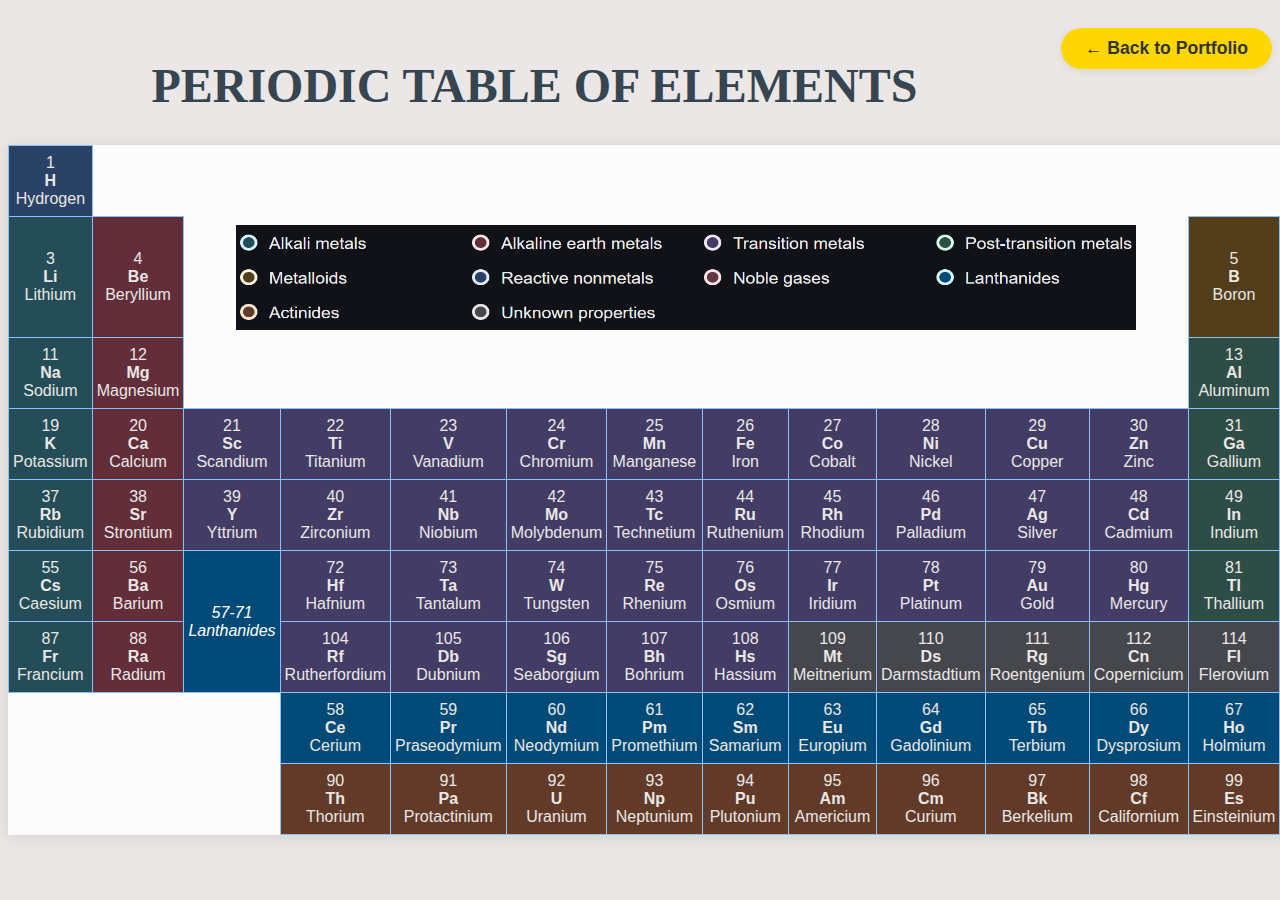
<file: LAB 3 ACTIVITY.html>
<html>
<head>
    <title>Periodic Table of the Elements</title>
	</head>
    <style>
        }
        h1 {
            text-align: center;
            margin: 30px 0;
            font-size: 3em;
            color: #1a4e8a;
            letter-spacing: 0.05em;
        }
        table {
            margin: 0 auto;
            border-collapse: collapse;
            background: rgba(255,255,255,0.85);
            box-shadow: 0 2px 16px rgba(0,0,0,0.1);
        }
        td {
            border: 1px solid #8CC1FC;
            color: #eae7e6;
            font-size: 1em;
            min-width: 70px;
            min-height: 50px;
            text-align: center;
            padding: 8px 4px;
            vertical-align: middle;
            background: transparent;
            font-family: 'Segoe UI', Arial, sans-serif;
        }
        .empty {
            background: transparent;
            border: none;
        }
        .group-header {
            background: #e8f4fd;
            font-weight: bold;
        }
        .label-cell {
            background: #dbeafe;
            font-style: italic;
            color: white;
        }
		.back-button {
		  font-family: 'Baloo 2', 'Poppins', sans-serif;
		  background: #ffd700;
		  color: #333;
		  border: none;
		  border-radius: 25px;
		  padding: 10px 24px;
		  margin: 20px 0 30px 0;
		  cursor: pointer;
		  font-size: 1.1rem;
		  font-weight: 700;
		  box-shadow: 0 2px 8px rgba(0,0,0,0.08);
		  transition: background 0.2s, transform 0.2s;
		}
		.back-button:hover {
		  background: #ffe066;
		  transform: translateY(-2px) scale(1.04);
		  float: right;
		}
		
    </style>
</head>
<button class="back-button" onclick="window.history.back();" style="float: right;"> ← Back to Portfolio</button>

<body style="background-color:#eae7e6;">

	 <font color = "#36454F">
      <font face = "CHICKEN Pie">
      <font size = "5">

<h1 style="text-align:center;">PERIODIC TABLE OF ELEMENTS</h1></font>
<table>
    <tr>
	
        <td style="background-color: #2A4266;">1<br><b>H</b><br>Hydrogen</td> 		
		<td class="empty" colspan="16"></td>
        <td style="background-color: #623842;">2<br><b>He</b><br>Helium</td>
    </tr>
    <tr>
        <td style="background-color: #244D57;">3<br><b>Li</b><br>Lithium</td>
        <td style="background-color: #622E39;">4<br><b>Be</b><br>Beryllium</td> 

        <td class="empty" colspan="10"> <img src="IMG 1.png" alt="References" align="center"  width="900" height="105"></td>
        <td style="background-color: #523E1B;">5<br><b>B</b><br>Boron</td>
        <td style="background-color: #2A4165;">6<br><b>C</b><br>Carbon</td>
        <td style="background-color: #2A4165;">7<br><b>N</b><br>Nitrogen</td>
        <td style="background-color: #2A4165;">8<br><b>O</b><br>Oxygen</td>
        <td style="background-color: #2A4165;">9<br><b>F</b><br>Fluorine</td>
        <td style="background-color: #623842;">10<br><b>Ne</b><br>Neon</td>
    </tr>
	
    <tr>
        <td style="background-color: #244D57;">11<br><b>Na</b><br>Sodium</td>
        <td style="background-color: #622E39;">12<br><b>Mg</b><br>Magnesium</td> 
        <td class="empty" colspan="10"></td>
        <td style="background-color: #2F4D47;">13<br><b>Al</b><br>Aluminum</td>
        <td style="background-color: #523E1B;">14<br><b>Si</b><br>Silicon</td>
        <td style="background-color: #2A4165;">15<br><b>P</b><br>Phosphorus</td>
        <td style="background-color: #2A4165;">16<br><b>S</b><br>Sulfur</td>
        <td style="background-color: #2A4165;">17<br><b>Cl</b><br>Chlorine</td>
        <td style="background-color: #623842;">18<br><b>Ar</b><br>Argon</td>
    </tr>
	
    <tr>
        <td style="background-color: #244D57;">19<br><b>K</b><br>Potassium</td>
        <td style="background-color: #622E39;">20<br><b>Ca</b><br>Calcium</td>
        <td style="background-color: #433C65;">21<br><b>Sc</b><br>Scandium</td>
        <td style="background-color: #433C65;">22<br><b>Ti</b><br>Titanium</td>
        <td style="background-color: #433C65;">23<br><b>V</b><br>Vanadium</td>
        <td style="background-color: #433C65;">24<br><b>Cr</b><br>Chromium</td>
        <td style="background-color: #433C65;">25<br><b>Mn</b><br>Manganese</td>
        <td style="background-color: #433C65;">26<br><b>Fe</b><br>Iron</td>
        <td style="background-color: #433C65;">27<br><b>Co</b><br>Cobalt</td>
        <td style="background-color: #433C65;">28<br><b>Ni</b><br>Nickel</td>
        <td style="background-color: #433C65;">29<br><b>Cu</b><br>Copper</td>
        <td style="background-color: #433C65;">30<br><b>Zn</b><br>Zinc</td>
        <td style="background-color: #2F4D47;">31<br><b>Ga</b><br>Gallium</td>
        <td style="background-color: #523E1B;">32<br><b>Ge</b><br>Germanium</td>
        <td style="background-color: #523E1B;">33<br><b>As</b><br>Arsenic</td>
        <td style="background-color: #2A4165;">34<br><b>Se</b><br>Selenium</td>
        <td style="background-color: #2A4165;">35<br><b>Br</b><br>Bromine</td>
        <td style="background-color: #623842;">36<br><b>Kr</b><br>Krypton</td>
    </tr>
	
    <tr>
        <td style="background-color: #244D57;">37<br><b>Rb</b><br>Rubidium</td>
        <td style="background-color: #622E39;">38<br><b>Sr</b><br>Strontium</td>
        <td style="background-color: #433C65;">39<br><b>Y</b><br>Yttrium</td>
        <td style="background-color: #433C65;">40<br><b>Zr</b><br>Zirconium</td>
        <td style="background-color: #433C65;">41<br><b>Nb</b><br>Niobium</td>
        <td style="background-color: #433C65;">42<br><b>Mo</b><br>Molybdenum</td>
        <td style="background-color: #433C65;">43<br><b>Tc</b><br>Technetium</td>
        <td style="background-color: #433C65;">44<br><b>Ru</b><br>Ruthenium</td>
        <td style="background-color: #433C65;">45<br><b>Rh</b><br>Rhodium</td>
        <td style="background-color: #433C65;">46<br><b>Pd</b><br>Palladium</td>
        <td style="background-color: #433C65;">47<br><b>Ag</b><br>Silver</td>
        <td style="background-color: #433C65;">48<br><b>Cd</b><br>Cadmium</td>
        <td style="background-color: #2F4D47;">49<br><b>In</b><br>Indium</td>
        <td style="background-color: #2F4D47;">50<br><b>Sn</b><br>Tin</td>
        <td style="background-color: #523E1B;">51<br><b>Sb</b><br>Antimony</td>
        <td style="background-color: #523E1B;">52<br><b>Te</b><br>Tellurium</td>
        <td style="background-color: #2A4165;">53<br><b>I</b><br>Iodine</td>
        <td style="background-color: #623842;">54<br><b>Xe</b><br>Xenon</td>
    </tr>
	
    <tr>
        <td style="background-color: #244D57;">55<br><b>Cs</b><br>Caesium</td>
        <td style="background-color: #622E39;">56<br><b>Ba</b><br>Barium</td>
        <td style="background-color: #004A77;" class="label-cell" rowspan="2">57-71<br>Lanthanides</td>
        <td style="background-color: #433C65;">72<br><b>Hf</b><br>Hafnium</td>
        <td style="background-color: #433C65;">73<br><b>Ta</b><br>Tantalum</td>
        <td style="background-color: #433C65;">74<br><b>W</b><br>Tungsten</td>
        <td style="background-color: #433C65;">75<br><b>Re</b><br>Rhenium</td>
        <td style="background-color: #433C65;">76<br><b>Os</b><br>Osmium</td>
        <td style="background-color: #433C65;">77<br><b>Ir</b><br>Iridium</td>
        <td style="background-color: #433C65;">78<br><b>Pt</b><br>Platinum</td>
        <td style="background-color: #433C65;">79<br><b>Au</b><br>Gold</td>
        <td style="background-color: #433C65;">80<br><b>Hg</b><br>Mercury</td>
        <td style="background-color: #2F4D47;">81<br><b>Tl</b><br>Thallium</td>
        <td style="background-color: #2F4D47;">82<br><b>Pb</b><br>Lead</td>
        <td style="background-color: #2F4D47;">83<br><b>Bi</b><br>Bismuth</td>
        <td style="background-color: #2F4D47;">84<br><b>Po</b><br>Polonium</td>
        <td style="background-color: #2F4D47;">85<br><b>At</b><br>Astatine</td>
        <td style="background-color: #623842;">86<br><b>Rn</b><br>Radon</td>
    </tr>
	
    <tr>
        <td style="background-color: #244D57;">87<br><b>Fr</b><br>Francium</td>
        <td style="background-color: #622E39;">88<br><b>Ra</b><br>Radium</td>
        <td style="background-color: #433C65;">104<br><b>Rf</b><br>Rutherfordium</td>
        <td style="background-color: #433C65;">105<br><b>Db</b><br>Dubnium</td>
        <td style="background-color: #433C65;">106<br><b>Sg</b><br>Seaborgium</td>
        <td style="background-color: #433C65;">107<br><b>Bh</b><br>Bohrium</td>
        <td style="background-color: #433C65;">108<br><b>Hs</b><br>Hassium</td>
        <td style="background-color: #46474C;">109<br><b>Mt</b><br>Meitnerium</td>
        <td style="background-color: #46474C;">110<br><b>Ds</b><br>Darmstadtium</td>
		<td style="background-color: #46474C;">111<br><b>Rg</b><br>Roentgenium</td>
        <td style="background-color: #46474C;">112<br><b>Cn</b><br>Copernicium</td>
        <td style="background-color: #46474C;">114<br><b>Fl</b><br>Flerovium</td>
        <td style="background-color: #46474C;">115<br><b>Mc</b><br>Moscovium</td>
        <td style="background-color: #46474C;">116<br><b>Lv</b><br>Livermorium</td>
        <td style="background-color: #46474C;">117<br><b>Ts</b><br>Tennessine</td>
        <td style="background-color: #46474C;">118<br><b>Og</b><br>Oganesson</td>
    </tr>
	
    <tr>
        <td class="empty" colspan="3"></td>
        <td style="background-color: #004A77;">58<br><b>Ce</b><br>Cerium</td>
        <td style="background-color: #004A77;">59<br><b>Pr</b><br>Praseodymium</td>
        <td style="background-color: #004A77;">60<br><b>Nd</b><br>Neodymium</td>
        <td style="background-color: #004A77;">61<br><b>Pm</b><br>Promethium</td>
        <td style="background-color: #004A77;">62<br><b>Sm</b><br>Samarium</td>
        <td style="background-color: #004A77;">63<br><b>Eu</b><br>Europium</td>
        <td style="background-color: #004A77;">64<br><b>Gd</b><br>Gadolinium</td>
        <td style="background-color: #004A77;">65<br><b>Tb</b><br>Terbium</td>
        <td style="background-color: #004A77;">66<br><b>Dy</b><br>Dysprosium</td>
        <td style="background-color: #004A77;">67<br><b>Ho</b><br>Holmium</td>
        <td style="background-color: #004A77;">68<br><b>Er</b><br>Erbium</td>
        <td style="background-color: #004A77;">69<br><b>Tm</b><br>Thulium</td>
        <td style="background-color: #004A77;">70<br><b>Yb</b><br>Ytterbium</td>
        <td style="background-color: #004A77;">71<br><b>Lu</b><br>Lutetium</td>
    </tr>
	
    <tr>
        <td class="empty" colspan="3"></td>
        <td style="background-color: #613B28;">90<br><b>Th</b><br>Thorium</td>
        <td style="background-color: #613B28;">91<br><b>Pa</b><br>Protactinium</td>
        <td style="background-color: #613B28;">92<br><b>U</b><br>Uranium</td>
		<td style="background-color: #613B28;">93<br><b>Np</b><br>Neptunium</td>

        <td style="background-color: #613B28;">94<br><b>Pu</b><br>Plutonium</td>
        <td style="background-color: #613B28;">95<br><b>Am</b><br>Americium</td>
        <td style="background-color: #613B28;">96<br><b>Cm</b><br>Curium</td>
        <td style="background-color: #613B28;">97<br><b>Bk</b><br>Berkelium</td>
        <td style="background-color: #613B28;">98<br><b>Cf</b><br>Californium</td>
        <td style="background-color: #613B28;">99<br><b>Es</b><br>Einsteinium</td>
        <td style="background-color: #613B28;">100<br><b>Fm</b><br>Fermium</td>
        <td style="background-color: #613B28;">101<br><b>Md</b><br>Mendelevium</td>
        <td style="background-color: #613B28;">102<br><b>No</b><br>Nobelium</td>
        <td style="background-color: #613B28;">103<br><b>Lr</b><br>Lawrencium</td>
    </tr>
	
</table>
</body>
</html>
</file>
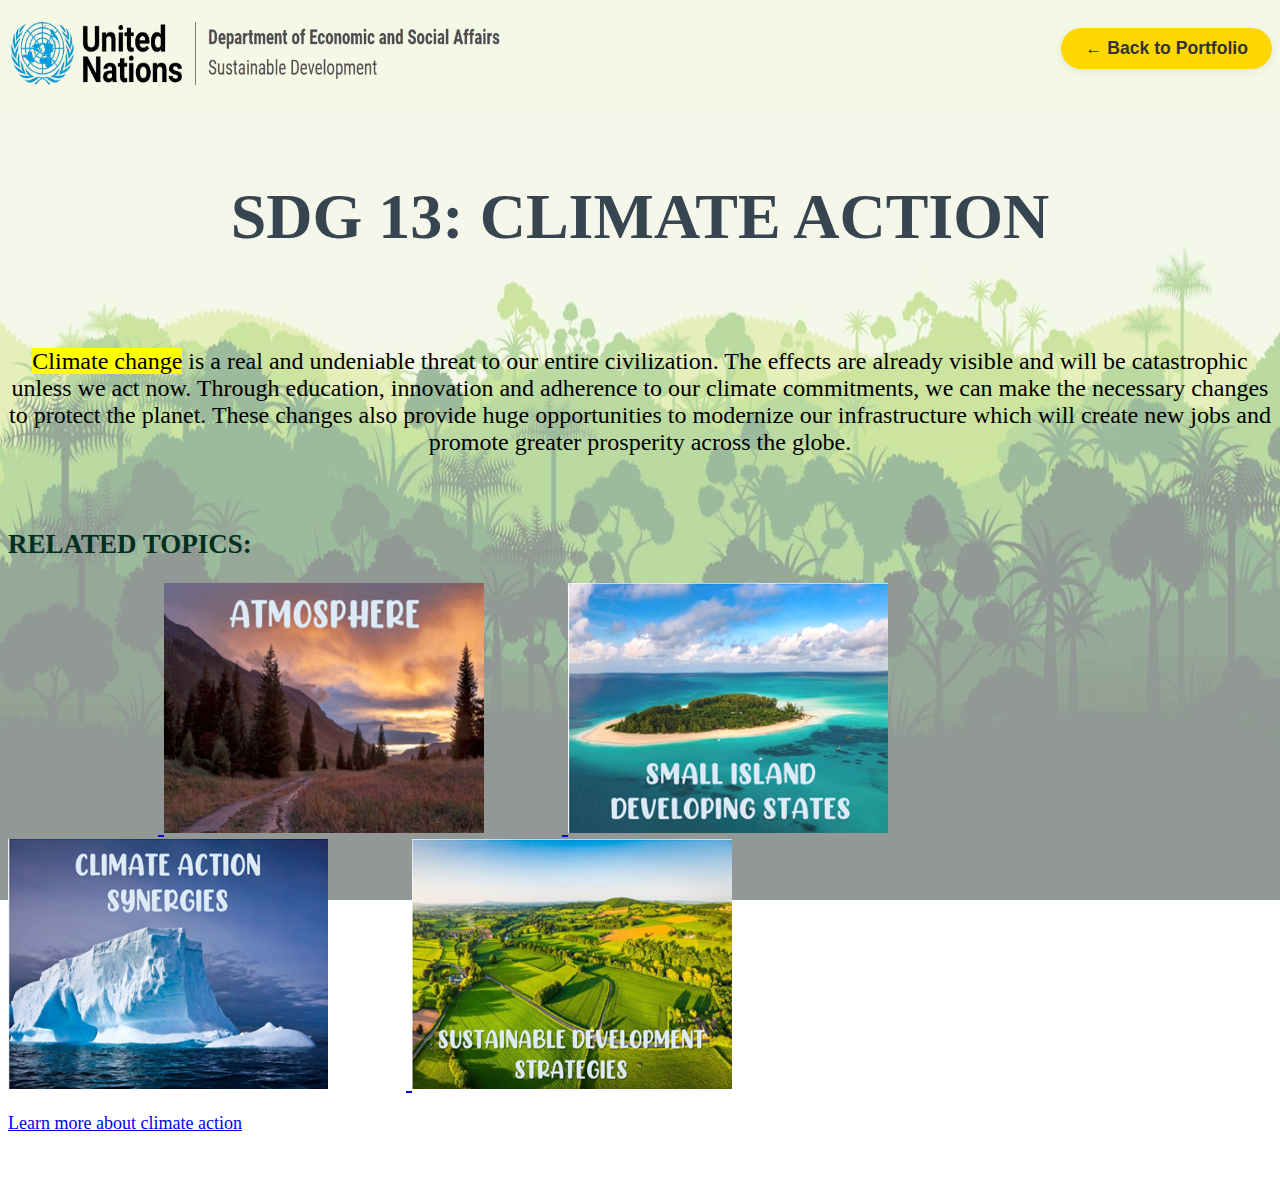
<file: WEBPAGE 1.html>
<html>
      <head>
            <title> SDG 13: Climate Action </title>
      </head>
      
<style>
body {
  background-image: url('BG 1.png');
  background-repeat: no-repeat;
  background-attachment: fixed;
  background-size: 100% 100%;
}
.back-button {
  font-family: 'Baloo 2', 'Poppins', sans-serif;
  background: #ffd700;
  color: #333;
  border: none;
  border-radius: 25px;
  padding: 10px 24px;
  margin: 20px 0 30px 0;
  cursor: pointer;
  font-size: 1.1rem;
  font-weight: 700;
  box-shadow: 0 2px 8px rgba(0,0,0,0.08);
  transition: background 0.2s, transform 0.2s;
}
.back-button:hover {
  background: #ffe066;
  transform: translateY(-2px) scale(1.04);
  float: right;
}
</style>
<button class="back-button" onclick="window.history.back();" style="float: right;"> ← Back to Portfolio</button>

      <body>
	 <img src="LOGO 1.png" alt="SDG Logo" align="left"  width="500" height="85">

      <font color = "#36454F">
      <font face = "CHICKEN Pie">
      <font size = "6">
      
      <h1 style="text-align:center;"><br> SDG 13: CLIMATE ACTION </h1></font>

      <font color = "black">
      <font face = "Melon Camp">
      <font size = "5">
 
<p style="text-align:center;"><mark>Climate change</mark> is a real and undeniable threat to our entire civilization. The effects are already visible and will be catastrophic unless we act now. Through education, innovation and adherence to our climate commitments, we can make the necessary changes to protect the planet. These changes also provide huge opportunities to modernize our infrastructure which will create new jobs and promote greater prosperity across the globe.</p>
      
      <font color = "#023020">
      <font face = "CHICKEN Pie">
      <font size = "4">
      
      <h2> RELATED TOPICS:</h2></font>
      
      <a href="https://sdgs.un.org/topics/atmosphere" target="_blank"> <img src="IMG 1..png" alt="Atmosphere" style="width:320px;height:250px;"></a>
      <a href="https://sdgs.un.org/topics/small-island-developing-states" target="_blank"> <img src="IMG 2.png" alt="Small island developing states" style="width:320px;height:250px;"></a>
      <a href="https://sdgs.un.org/topics/climate-action-synergies" target="_blank"> <img src="IMG 3.png" alt="Climate Action Synergies" style="width:320px;height:250px;"></a>
      <a href="https://sdgs.un.org/topics/national-sustainable-development-strategies" target="_blank"> <img src="IMG 4.png" alt="Sustainable Development Strategies" style="width:320px;height:250px;"></a>
      
      <font color = "black">
      <font face = "Melon Camp">
      <font size = "4">

      <p><a href = "https://web.coa.gov.ph/sdg/index.php/goals/sdg/climate-action/"target="_blank"> Learn more about climate action</p></a></font>

      </body>
      </html>
</file>
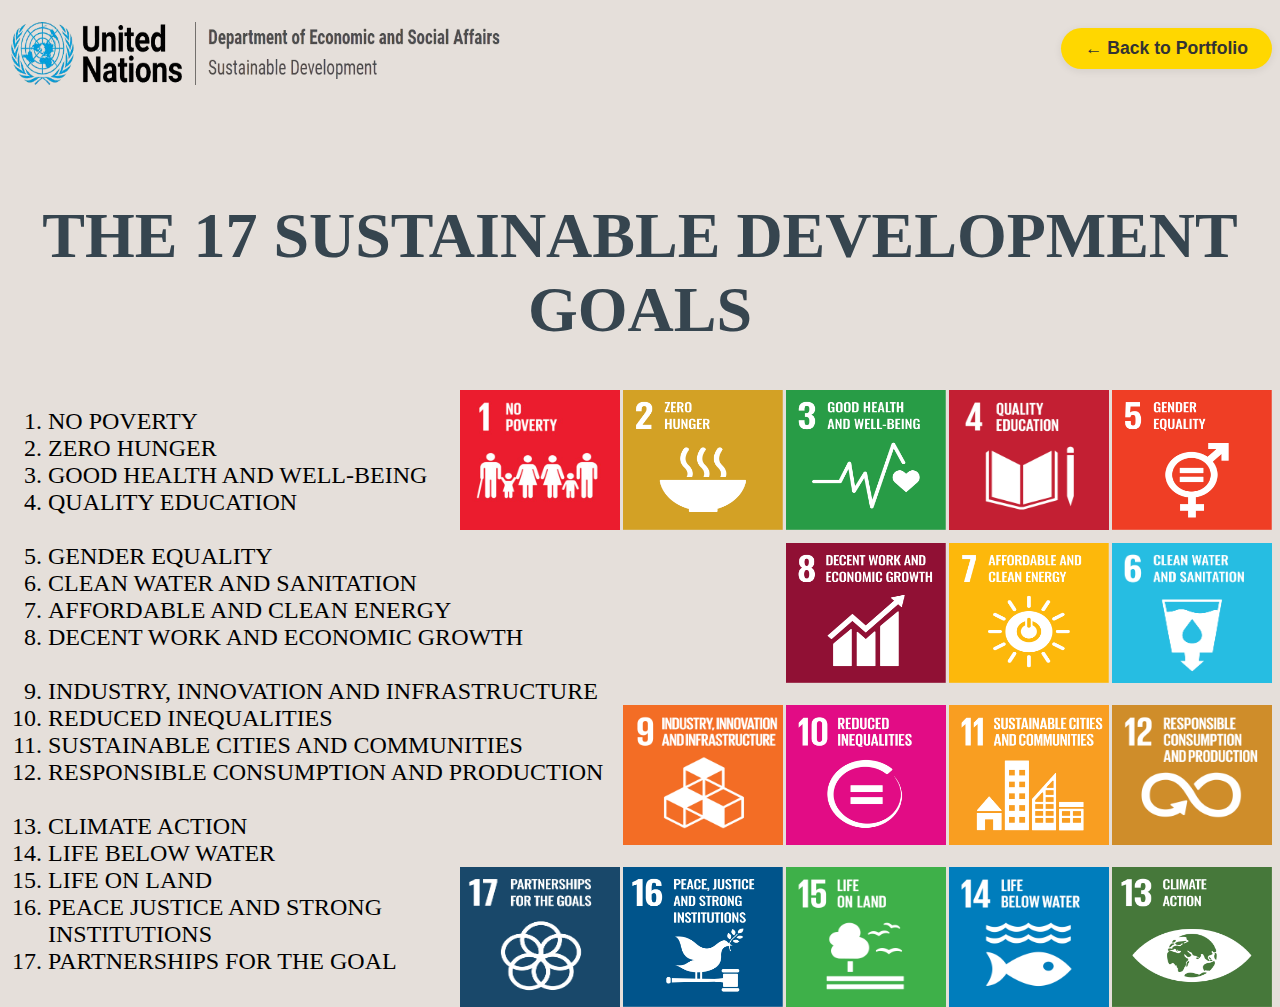
<file: WEBPAGE 2.html>
<html>
      <head>
            <title> 17 Sustainable Development Goals </title>
      </head>
<style>

.back-button {
  font-family: 'Baloo 2', 'Poppins', sans-serif;
  background: #ffd700;
  color: #333;
  border: none;
  border-radius: 25px;
  padding: 10px 24px;
  margin: 20px 0 30px 0;
  cursor: pointer;
  font-size: 1.1rem;
  font-weight: 700;
  box-shadow: 0 2px 8px rgba(0,0,0,0.08);
  transition: background 0.2s, transform 0.2s;
}
.back-button:hover {
  background: #ffe066;
  transform: translateY(-2px) scale(1.04);
  float: right;
}
</style>
<button class="back-button" onclick="window.history.back();" style="float: right;"> ← Back to Portfolio</button>

<body style="background-color:	#e5dfda;">
	 <img src="LOGO 1.png" alt="SDG Logo" align="left"  width="500" height="85">

      <font color = "#36454F">
      <font face = "CHICKEN Pie">
      <font size = "6">
      
      <h1 style="text-align:center;"><br> THE 17 SUSTAINABLE DEVELOPMENT GOALS </h1></font>
 
 
<ol>
	 <font color = "black">
      <font face = "Melon Camp">
      <font size = "5">

 <a href="https://sdgs.un.org/goals/goal5" target="_blank"> <img src="SDG 5.png" alt="SDG 5" style="width:160px;height:140px;"align="right"></a>
 <a href="https://sdgs.un.org/goals/goal4" target="_blank"> <img src="SDG 4.png" alt="SDG 4" style="width:160px;height:140px;" align="right"></a>
 <a href="https://sdgs.un.org/goals/goal3" target="_blank"> <img src="SDG 3.png" alt="SDG 3" style="width:160px;height:140px;"align="right"></a>
 <a href="https://sdgs.un.org/goals/goal2" target="_blank"> <img src="SDG 2.png" alt="SDG 2" style="width:160px;height:140px;"align="right"></a>
 <a href="https://sdgs.un.org/goals/goal1" target="_blank"> <img src="SDG 1.jpg" alt="SDG 1" style="width:160px;height:140px;" align="right"></a>

  <li> NO POVERTY <br></li>	
  <li> ZERO HUNGER </li>
  <li> GOOD HEALTH AND WELL-BEING </li> 
  <li> QUALITY EDUCATION </li>
  
  <br>
 <a href="https://sdgs.un.org/goals/goal6" target="_blank"> <img src="SDG 6.png" alt="SDG 6" style="width:160px;height:140px;"align="right"></a>
 <a href="https://sdgs.un.org/goals/goal7" target="_blank"> <img src="SDG 7.png" alt="SDG 7" style="width:160px;height:140px;"align="right"></a>
 <a href="https://sdgs.un.org/goals/goal8" target="_blank"> <img src="SDG 8.png" alt="SDG 8" style="width:160px;height:140px;"align="right"></a> 

  
  <li> GENDER EQUALITY </li>
  <li> CLEAN WATER AND SANITATION </li>
  <li> AFFORDABLE AND CLEAN ENERGY </li>
  <li> DECENT WORK AND ECONOMIC GROWTH </li>
  
  <br>

 
  <li> INDUSTRY, INNOVATION AND INFRASTRUCTURE </li>
  
 <a href="https://sdgs.un.org/goals/goal12" target="_blank"> <img src="SDG 12.png" alt="SDG 12" style="width:160px;height:140px;"align="right"></a>
 <a href="https://sdgs.un.org/goals/goal11" target="_blank"> <img src="SDG 11.png" alt="SDG 11" style="width:160px;height:140px;"align="right"></a>
 <a href="https://sdgs.un.org/goals/goal10" target="_blank"> <img src="SDG 10.png" alt="SDG 10" style="width:160px;height:140px;"align="right"></a> 
 <a href="https://sdgs.un.org/goals/goal9" target="_blank"> <img src="SDG 9.png" alt="SDG 9" style="width:160px;height:140px;"align="right"></a>
 
  <li> REDUCED INEQUALITIES </li>
  <li> SUSTAINABLE CITIES AND COMMUNITIES </li>
  <li> RESPONSIBLE CONSUMPTION AND PRODUCTION </li>
  
  <br>

  <li> CLIMATE ACTION </li>
  <li> LIFE BELOW WATER </li>
 
 <a href="https://sdgs.un.org/goals/goal13" target="_blank"> <img src="SDG 13.png" alt="SDG 17" style="width:160px;height:140px;"align="right"></a>
 <a href="https://sdgs.un.org/goals/goal14" target="_blank"> <img src="SDG 14.png" alt="SDG 16" style="width:160px;height:140px;"align="right"></a>
 <a href="https://sdgs.un.org/goals/goal15" target="_blank"> <img src="SDG 15.png" alt="SDG 15" style="width:160px;height:140px;"align="right"></a>
 <a href="https://sdgs.un.org/goals/goal16" target="_blank"> <img src="SDG 16.png" alt="SDG 14" style="width:160px;height:140px;"align="right"></a> 
 <a href="https://sdgs.un.org/goals/goal17" target="_blank"> <img src="SDG 17.png" alt="SDG 13" style="width:160px;height:140px;"align="right"></a>
 
  <li> LIFE ON LAND </li>
  <li> PEACE JUSTICE AND STRONG INSTITUTIONS </li>
  <li> PARTNERSHIPS FOR THE GOAL </li></font>
</ol>

</body>
</html>
</file>
